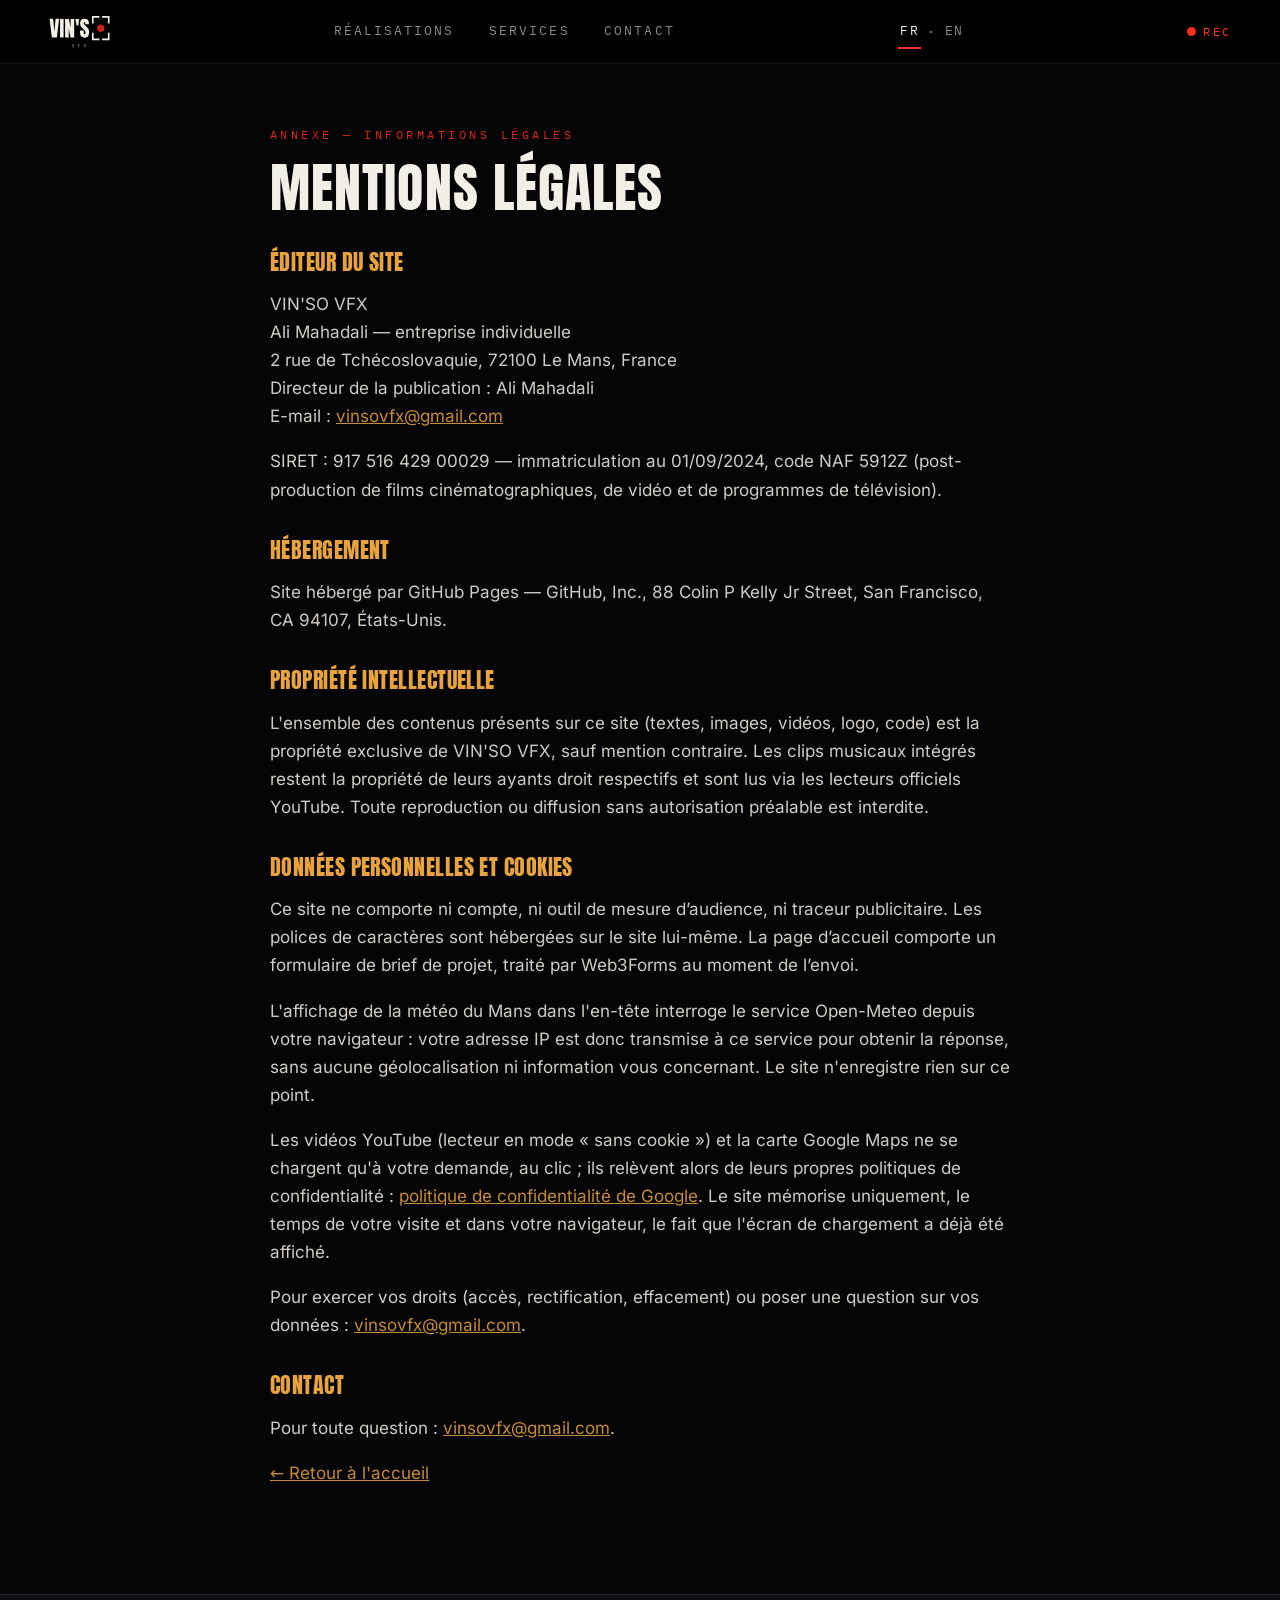
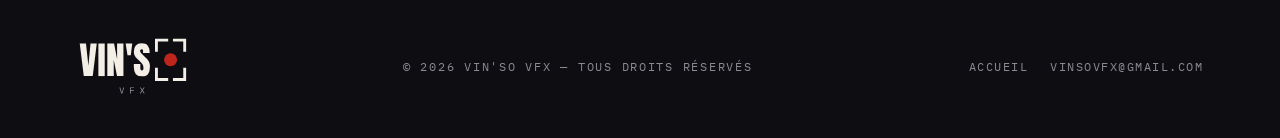
<file: mentions-legales.html>
<!DOCTYPE html>
<html lang="fr">
<head>
  <meta charset="UTF-8">
  <meta name="viewport" content="width=device-width, initial-scale=1.0">
  <title>Mentions légales — VIN'SO VFX</title>
  <meta name="description" content="Mentions légales du site VIN'SO VFX.">
  <meta name="theme-color" content="#0B0B0D">
  <meta name="robots" content="noindex, follow">
  <link rel="canonical" href="https://www.vinsovfx.com/mentions-legales.html">
  <link rel="alternate" hreflang="fr" href="https://www.vinsovfx.com/mentions-legales.html">
  <link rel="alternate" hreflang="en" href="https://www.vinsovfx.com/en/mentions-legales.html">
  <link rel="icon" href="assets/logo.svg?v=3" type="image/svg+xml">
  <link rel="preload" href="assets/fonts/anton-latin-400-normal.woff2" as="font" type="font/woff2" crossorigin>
  <link rel="preload" href="assets/fonts/inter-latin-400-normal.woff2" as="font" type="font/woff2" crossorigin>
  <link rel="stylesheet" href="css/style.css">
</head>
<body>
  <a class="skip-link" href="#contenu">Aller au contenu</a>
  <header class="site-header">
    <a class="brand" href="index.html" aria-label="VIN'SO VFX — retour à l'accueil">
      <img src="assets/logo.svg?v=3" alt="VIN'SO VFX" width="132" height="36">
    </a>
    <nav class="site-nav" aria-label="Navigation principale">
      <a href="index.html#realisations">Réalisations</a>
      <a href="index.html#services">Services</a>
      <a href="index.html#contact">Contact</a>
    </nav>
    <nav class="lang-switch" aria-label="Langue">
      <a href="mentions-legales.html" class="is-active" aria-current="true" onclick="try{localStorage.setItem('vinso-lang','fr')}catch(e){}">FR</a><span aria-hidden="true">·</span><a href="en/mentions-legales.html" hreflang="en" onclick="try{localStorage.setItem('vinso-lang','en')}catch(e){}">EN</a>
    </nav>
    <div class="header-meta">
      <span class="rec" aria-hidden="true"><span class="rec-dot"></span>REC</span>
    </div>
  </header>

  <main id="contenu">
    <article class="legal">
      <p class="section-kicker">ANNEXE — INFORMATIONS LÉGALES</p>
      <h1>Mentions légales</h1>

      <h2>Éditeur du site</h2>
      <p>VIN'SO VFX<br>Ali Mahadali — entreprise individuelle<br>2 rue de Tchécoslovaquie, 72100 Le Mans, France<br>Directeur de la publication : Ali Mahadali<br>E-mail : <a href="mailto:vinsovfx@gmail.com">vinsovfx@gmail.com</a></p>
      <p>SIRET : 917 516 429 00029 — immatriculation au 01/09/2024, code NAF 5912Z (post-production de films cinématographiques, de vidéo et de programmes de télévision).</p>

      <h2>Hébergement</h2>
      <p>Site hébergé par GitHub Pages — GitHub, Inc., 88 Colin P Kelly Jr Street, San Francisco, CA 94107, États-Unis.</p>

      <h2>Propriété intellectuelle</h2>
      <p>L'ensemble des contenus présents sur ce site (textes, images, vidéos, logo, code) est la propriété exclusive de VIN'SO VFX, sauf mention contraire. Les clips musicaux intégrés restent la propriété de leurs ayants droit respectifs et sont lus via les lecteurs officiels YouTube. Toute reproduction ou diffusion sans autorisation préalable est interdite.</p>

      <h2>Données personnelles et cookies</h2>
      <p>Ce site ne comporte ni compte, ni outil de mesure d’audience, ni traceur publicitaire. Les polices de caractères sont hébergées sur le site lui-même. La page d’accueil comporte un formulaire de brief de projet, traité par Web3Forms au moment de l’envoi.</p>
      <p>L'affichage de la météo du Mans dans l'en-tête interroge le service Open-Meteo depuis votre navigateur : votre adresse IP est donc transmise à ce service pour obtenir la réponse, sans aucune géolocalisation ni information vous concernant. Le site n'enregistre rien sur ce point.</p>
      <p>Les vidéos YouTube (lecteur en mode « sans cookie ») et la carte Google Maps ne se chargent qu'à votre demande, au clic ; ils relèvent alors de leurs propres politiques de confidentialité : <a href="https://policies.google.com/privacy" target="_blank" rel="noopener">politique de confidentialité de Google</a>. Le site mémorise uniquement, le temps de votre visite et dans votre navigateur, le fait que l'écran de chargement a déjà été affiché.</p>
      <p>Pour exercer vos droits (accès, rectification, effacement) ou poser une question sur vos données : <a href="mailto:vinsovfx@gmail.com">vinsovfx@gmail.com</a>.</p>

      <h2>Contact</h2>
      <p>Pour toute question : <a href="mailto:vinsovfx@gmail.com">vinsovfx@gmail.com</a>.</p>

      <p><a href="index.html">← Retour à l'accueil</a></p>
    </article>
  </main>

  <footer class="site-footer">
    <div class="footer-inner">
      <img src="assets/logo.svg?v=3" alt="VIN'SO VFX" width="110" height="30" loading="lazy">
      <p class="mono footer-line">© 2026 VIN'SO VFX — TOUS DROITS RÉSERVÉS</p>
      <nav class="footer-nav" aria-label="Liens de pied de page">
        <a href="index.html">Accueil</a>
        <a href="mailto:vinsovfx@gmail.com">vinsovfx@gmail.com</a>
      </nav>
    </div>
  </footer>
</body>
</html>
</file>
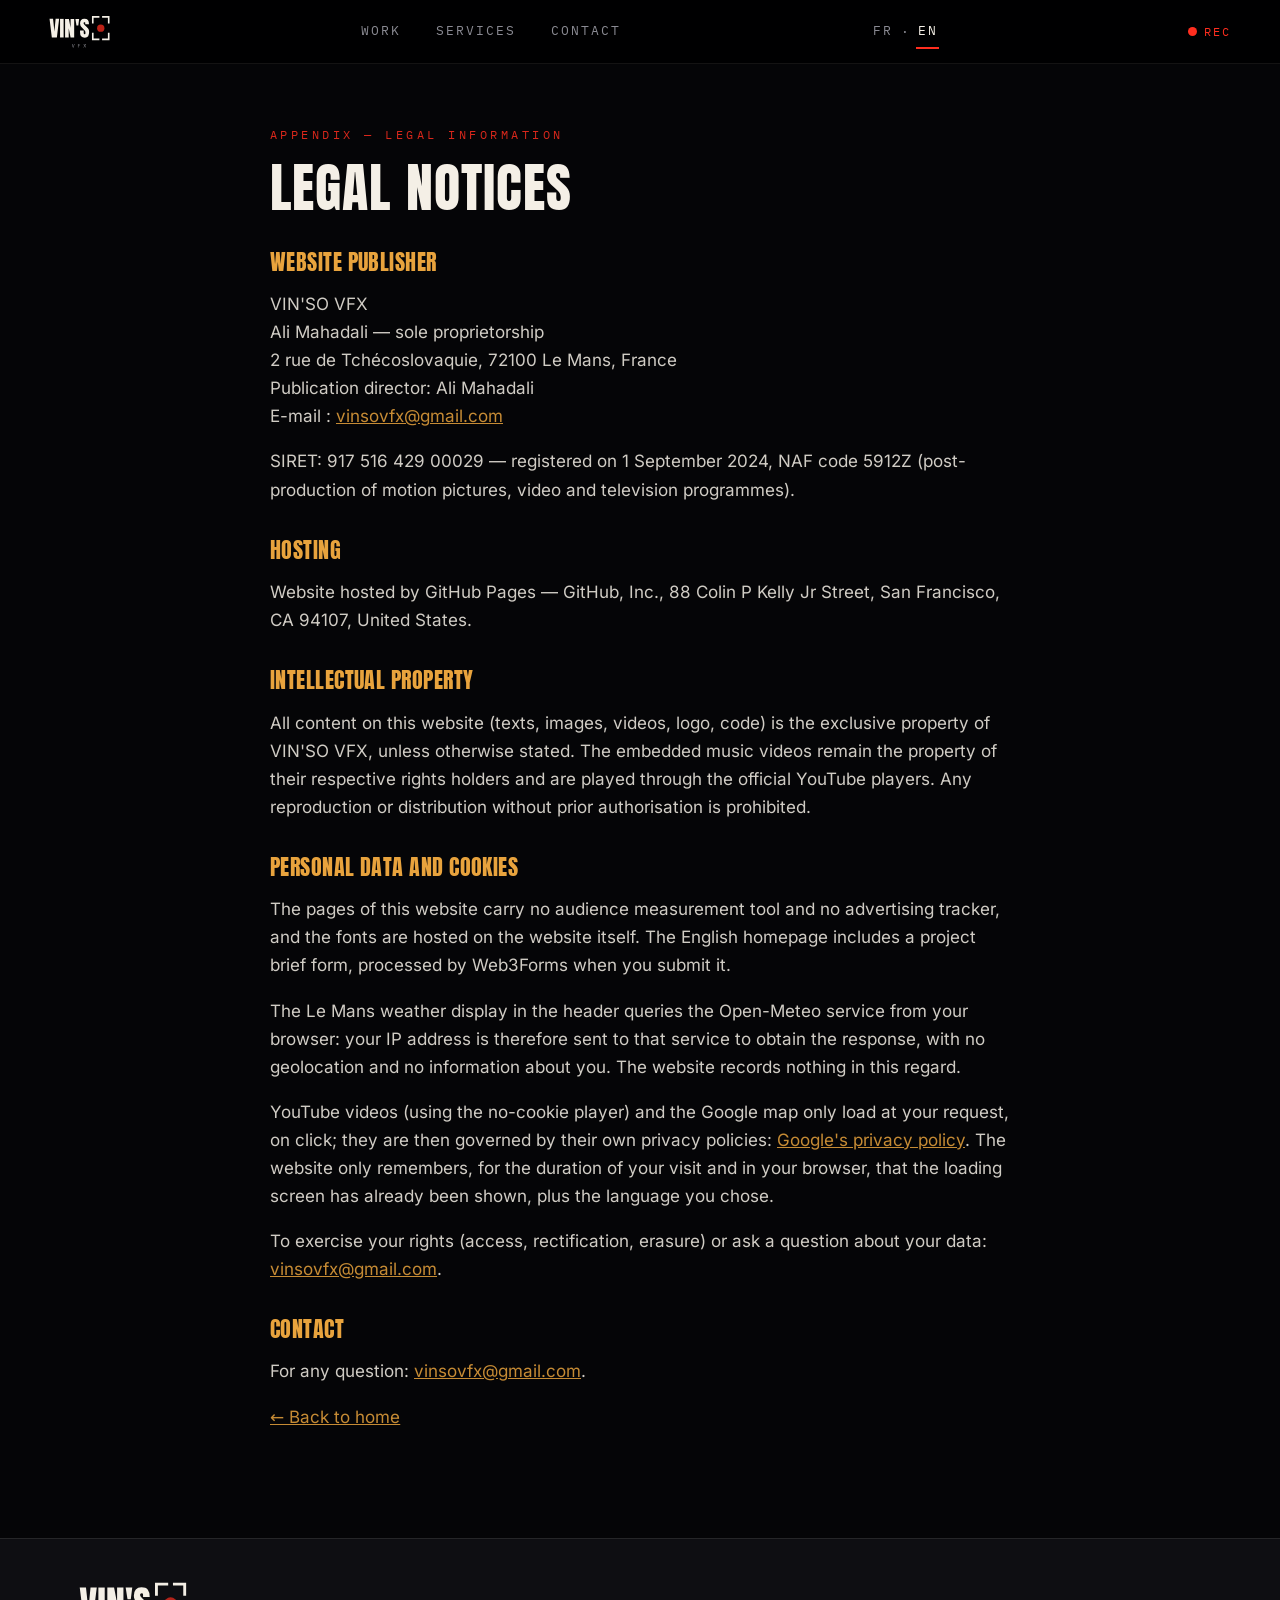
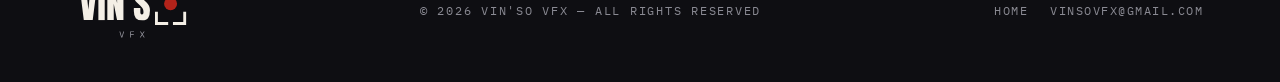
<file: en/mentions-legales.html>
<!DOCTYPE html>
<html lang="en">
<head>
  <meta charset="UTF-8">
  <meta name="viewport" content="width=device-width, initial-scale=1.0">
  <title>Legal notices — VIN'SO VFX</title>
  <meta name="description" content="Legal notices of the VIN'SO VFX website.">
  <meta name="theme-color" content="#0B0B0D">
  <meta name="robots" content="noindex, follow">
  <link rel="canonical" href="https://www.vinsovfx.com/en/mentions-legales.html">
  <link rel="alternate" hreflang="fr" href="https://www.vinsovfx.com/mentions-legales.html">
  <link rel="alternate" hreflang="en" href="https://www.vinsovfx.com/en/mentions-legales.html">
  <link rel="icon" href="../assets/logo.svg?v=3" type="image/svg+xml">
  <link rel="preload" href="../assets/fonts/anton-latin-400-normal.woff2" as="font" type="font/woff2" crossorigin>
  <link rel="preload" href="../assets/fonts/inter-latin-400-normal.woff2" as="font" type="font/woff2" crossorigin>
  <link rel="stylesheet" href="../css/style.css">
</head>
<body>
  <a class="skip-link" href="#contenu">Skip to content</a>
  <header class="site-header">
    <a class="brand" href="index.html" aria-label="VIN'SO VFX — back to home">
      <img src="../assets/logo.svg?v=3" alt="VIN'SO VFX" width="132" height="36">
    </a>
    <nav class="site-nav" aria-label="Main navigation">
      <a href="index.html#realisations">Work</a>
      <a href="index.html#services">Services</a>
      <a href="index.html#contact">Contact</a>
    </nav>
    <nav class="lang-switch" aria-label="Language">
      <a href="../mentions-legales.html" hreflang="fr" onclick="try{localStorage.setItem('vinso-lang','fr')}catch(e){}">FR</a><span aria-hidden="true">·</span><a href="./mentions-legales.html" class="is-active" aria-current="true">EN</a>
    </nav>
    <div class="header-meta">
      <span class="rec" aria-hidden="true"><span class="rec-dot"></span>REC</span>
    </div>
  </header>

  <main id="contenu">
    <article class="legal">
      <p class="section-kicker">APPENDIX — LEGAL INFORMATION</p>
      <h1>Legal notices</h1>

      <h2>Website publisher</h2>
      <p>VIN'SO VFX<br>Ali Mahadali — sole proprietorship<br>2 rue de Tchécoslovaquie, 72100 Le Mans, France<br>Publication director: Ali Mahadali<br>E-mail : <a href="mailto:vinsovfx@gmail.com">vinsovfx@gmail.com</a></p>
      <p>SIRET: 917 516 429 00029 — registered on 1 September 2024, NAF code 5912Z (post-production of motion pictures, video and television programmes).</p>

      <h2>Hosting</h2>
      <p>Website hosted by GitHub Pages — GitHub, Inc., 88 Colin P Kelly Jr Street, San Francisco, CA 94107, United States.</p>

      <h2>Intellectual property</h2>
      <p>All content on this website (texts, images, videos, logo, code) is the exclusive property of VIN'SO VFX, unless otherwise stated. The embedded music videos remain the property of their respective rights holders and are played through the official YouTube players. Any reproduction or distribution without prior authorisation is prohibited.</p>

      <h2>Personal data and cookies</h2>
      <p>The pages of this website carry no audience measurement tool and no advertising tracker, and the fonts are hosted on the website itself. The English homepage includes a project brief form, processed by Web3Forms when you submit it.</p>
      <p>The Le Mans weather display in the header queries the Open-Meteo service from your browser: your IP address is therefore sent to that service to obtain the response, with no geolocation and no information about you. The website records nothing in this regard.</p>
      <p>YouTube videos (using the no-cookie player) and the Google map only load at your request, on click; they are then governed by their own privacy policies: <a href="https://policies.google.com/privacy" target="_blank" rel="noopener">Google's privacy policy</a>. The website only remembers, for the duration of your visit and in your browser, that the loading screen has already been shown, plus the language you chose.</p>
      <p>To exercise your rights (access, rectification, erasure) or ask a question about your data: <a href="mailto:vinsovfx@gmail.com">vinsovfx@gmail.com</a>.</p>

      <h2>Contact</h2>
      <p>For any question: <a href="mailto:vinsovfx@gmail.com">vinsovfx@gmail.com</a>.</p>

      <p><a href="index.html">← Back to home</a></p>
    </article>
  </main>

  <footer class="site-footer">
    <div class="footer-inner">
      <img src="../assets/logo.svg?v=3" alt="VIN'SO VFX" width="110" height="30" loading="lazy">
      <p class="mono footer-line">© 2026 VIN'SO VFX — ALL RIGHTS RESERVED</p>
      <nav class="footer-nav" aria-label="Liens de pied de page">
        <a href="index.html">Home</a>
        <a href="mailto:vinsovfx@gmail.com">vinsovfx@gmail.com</a>
      </nav>
    </div>
  </footer>
</body>
</html>
</file>
<file: css/style.css>
/* VIN'SO VFX — « la station de post-production » */
/* Polices auto-hébergées (RGPD : aucune requête vers Google Fonts) */
@font-face { font-family: 'Anton'; font-style: normal; font-weight: 400; font-display: swap; src: url('../assets/fonts/anton-latin-400-normal.woff2') format('woff2'); }
@font-face { font-family: 'Inter'; font-style: normal; font-weight: 400; font-display: swap; src: url('../assets/fonts/inter-latin-400-normal.woff2') format('woff2'); }
@font-face { font-family: 'Inter'; font-style: normal; font-weight: 500; font-display: swap; src: url('../assets/fonts/inter-latin-500-normal.woff2') format('woff2'); }
@font-face { font-family: 'Inter'; font-style: normal; font-weight: 600; font-display: swap; src: url('../assets/fonts/inter-latin-600-normal.woff2') format('woff2'); }
@font-face { font-family: 'IBM Plex Mono'; font-style: normal; font-weight: 400; font-display: swap; src: url('../assets/fonts/ibm-plex-mono-latin-400-normal.woff2') format('woff2'); }
@font-face { font-family: 'IBM Plex Mono'; font-style: normal; font-weight: 500; font-display: swap; src: url('../assets/fonts/ibm-plex-mono-latin-500-normal.woff2') format('woff2'); }
@font-face { font-family: 'IBM Plex Mono'; font-style: normal; font-weight: 600; font-display: swap; src: url('../assets/fonts/ibm-plex-mono-latin-600-normal.woff2') format('woff2'); }

:root {
  --noir: #050507;      /* Fond principal : noir cinéma très profond */
  --noir-2: #0E0E12;    /* Cartes services, bandeau, boîtes : gris carbone */
  --noir-3: #18181F;    /* Survols, éléments actifs et barre preloader */
  --pellicule: #F4EFE6;
  --rec: #FF2E1F;
  --ambre: #E8A33D;
  --clap: #8A8A93;
  --font-display: 'Anton', Impact, 'Arial Narrow', sans-serif;
  --font-mono: 'IBM Plex Mono', 'Courier New', monospace;
  --font-text: 'Inter', system-ui, -apple-system, sans-serif;
  --ink-dim: #b9b9c0;
  --radius: 10px;
  --header-h: 64px;
}

*, *::before, *::after { box-sizing: border-box; }

html { scroll-behavior: smooth; }
@media (prefers-reduced-motion: reduce) {
  html { scroll-behavior: auto; }
  *, *::before, *::after { animation-duration: 0.01ms !important; animation-iteration-count: 1 !important; transition-duration: 0.01ms !important; }
}

body {
  margin: 0;
  background: var(--noir);
  color: var(--pellicule);
  font-family: var(--font-text);
  font-size: 1.0625rem;
  line-height: 1.65;
  -webkit-font-smoothing: antialiased;
  overflow-x: hidden;
}

img { max-width: 100%; height: auto; display: block; }

h1, h2, h3 { font-family: var(--font-display); font-weight: 400; letter-spacing: 0.02em; line-height: 1.05; margin: 0 0 0.6em; text-transform: uppercase; }
h2 { font-size: clamp(2.4rem, 6vw, 4.5rem); }
h3 { font-size: 1.35rem; }

a { color: var(--pellicule); }
a:hover { color: var(--ambre); }

:focus-visible { outline: 2px solid var(--ambre); outline-offset: 3px; border-radius: 2px; }

.mono { font-family: var(--font-mono); font-size: 0.78rem; letter-spacing: 0.14em; text-transform: uppercase; color: var(--clap); }

.skip-link {
  position: fixed; top: -100px; left: 16px; z-index: 200;
  background: var(--rec); color: #fff; padding: 10px 16px; border-radius: 6px;
  font-family: var(--font-mono); font-size: 0.85rem; text-decoration: none;
  transition: top 0.2s;
}
.skip-link:focus { top: 12px; color: #fff; }

/* ---------- Préloader ---------- */
#preloader {
  position: fixed; inset: 0; z-index: 100;
  background: var(--noir);
  display: flex; align-items: center; justify-content: center;
  transition: opacity 0.5s ease, visibility 0.5s;
}
#preloader.done { opacity: 0; visibility: hidden; pointer-events: none; }
.preloader-inner { width: min(420px, 84vw); text-align: center; }
.preloader-logo { font-family: var(--font-display); font-size: 2rem; letter-spacing: 0.08em; margin-bottom: 12px; display: flex; align-items: center; justify-content: center; gap: 10px; }
.preloader-disciplines { font-family: var(--font-mono); font-size: 0.8rem; letter-spacing: 0.3em; color: var(--ambre); min-height: 1.4em; margin-bottom: 18px; }
.preloader-bar { height: 6px; background: var(--noir-3); border-radius: 3px; overflow: hidden; }
.preloader-fill { height: 100%; width: 0%; background: linear-gradient(90deg, var(--rec), var(--ambre)); border-radius: 3px; }
.preloader-meta { display: flex; justify-content: space-between; margin-top: 10px; font-family: var(--font-mono); font-size: 0.75rem; letter-spacing: 0.2em; color: var(--clap); }

.rec-dot { width: 12px; height: 12px; border-radius: 50%; background: var(--rec); display: inline-block; animation: blink 1.2s infinite; flex: none; }
@keyframes blink { 0%, 100% { opacity: 1; } 50% { opacity: 0.25; } }

/* ---------- En-tête ---------- */
.site-header {
  position: fixed; top: 0; left: 0; right: 0; z-index: 50;
  height: var(--header-h);
  display: flex; align-items: center; justify-content: space-between;
  padding: 0 clamp(16px, 4vw, 48px);
  background: rgba(0, 0, 0, 0.82);
  border-bottom: 1px solid rgba(244, 239, 230, 0.08);
}
/* Le flou est porté par un pseudo-élément : appliqué directement sur
   .site-header, le backdrop-filter ferait du header le référent de
   positionnement de ses descendants « fixed » (menu mobile), qui ne
   s'afficherait alors plus en plein écran. */
.site-header::before {
  content: ""; position: absolute; top: 0; right: 0; bottom: 0; left: 0; z-index: -1;
  -webkit-backdrop-filter: blur(12px); backdrop-filter: blur(12px);
}
.brand img { height: 36px; width: auto; }
.site-nav { display: flex; gap: clamp(12px, 2.4vw, 32px); }
.site-nav a { text-decoration: none; font-family: var(--font-mono); font-size: 0.8rem; letter-spacing: 0.16em; text-transform: uppercase; color: var(--clap); padding: 6px 2px; border-bottom: 2px solid transparent; }
.site-nav a:hover, .site-nav a.is-active { color: var(--pellicule); border-bottom-color: var(--rec); }
.lang-switch { display: flex; align-items: center; gap: 6px; font-family: var(--font-mono); font-size: 0.8rem; letter-spacing: 0.12em; color: var(--clap); }
.lang-switch a { text-decoration: none; color: var(--clap); padding: 6px 2px; border-bottom: 2px solid transparent; }
.lang-switch a:hover { color: var(--pellicule); }
.lang-switch a.is-active { color: var(--pellicule); border-bottom-color: var(--rec); }
.header-meta { display: flex; align-items: center; gap: 14px; }
.rec { display: flex; align-items: center; gap: 7px; font-family: var(--font-mono); font-size: 0.78rem; letter-spacing: 0.2em; color: var(--rec); }
.rec .rec-dot { width: 9px; height: 9px; }
.local-time { font-family: var(--font-mono); font-size: 0.82rem; letter-spacing: 0.1em; color: var(--ambre); font-variant-numeric: tabular-nums; }
.timecode { font-family: var(--font-mono); font-size: 0.82rem; letter-spacing: 0.1em; color: var(--ambre); font-variant-numeric: tabular-nums; }
.local-weather { font-family: var(--font-mono); font-size: 0.82rem; letter-spacing: 0.04em; color: var(--clap); white-space: nowrap; }
.local-weather:empty { display: none; }

/* ---------- Hero ---------- */
.hero { position: relative; min-height: 100svh; display: flex; align-items: center; overflow: hidden; }
.hero-stage { position: absolute; inset: 0; }
#hero-canvas { position: absolute; inset: 0; width: 100%; height: 100%; display: block; }
.hero-fallback {
  position: absolute; inset: 0; display: none;
  background: url('../assets/img/hero-red-camera-strip.jpg') center 30% / cover no-repeat, var(--noir);
}
.hero-fallback::after { content: ''; position: absolute; inset: 0; background: linear-gradient(180deg, rgba(0,0,0,0.55), rgba(0,0,0,0.35) 40%, rgba(0,0,0,0.88)); }
.hero.no-webgl #hero-canvas { display: none; }
.hero.no-webgl .hero-fallback { display: block; }
.hero-grain {
  position: absolute; inset: -50%; pointer-events: none; opacity: 0.07;
  background-image: url("data:image/svg+xml,%3Csvg xmlns='http://www.w3.org/2000/svg' width='240' height='240'%3E%3Cfilter id='n'%3E%3CfeTurbulence type='fractalNoise' baseFrequency='0.9' numOctaves='2'/%3E%3C/filter%3E%3Crect width='240' height='240' filter='url(%23n)'/%3E%3C/svg%3E");
  animation: grain 0.9s steps(4) infinite;
}
@keyframes grain {
  0% { transform: translate(0, 0); } 25% { transform: translate(-2%, 3%); }
  50% { transform: translate(3%, -2%); } 75% { transform: translate(-3%, -3%); } 100% { transform: translate(0, 0); }
}
.viewfinder { position: absolute; inset: clamp(14px, 3vw, 36px); pointer-events: none; }
.vf-corner { position: absolute; width: 34px; height: 34px; border: 2px solid rgba(244, 239, 230, 0.55); }
.vf-corner.tl { top: 0; left: 0; border-right: 0; border-bottom: 0; }
.vf-corner.tr { top: 0; right: 0; border-left: 0; border-bottom: 0; }
.vf-corner.bl { bottom: 0; left: 0; border-right: 0; border-top: 0; }
.vf-corner.br { bottom: 0; right: 0; border-left: 0; border-top: 0; }

.hero-content { position: relative; z-index: 2; padding: calc(var(--header-h) + 40px) clamp(20px, 6vw, 90px) 80px; max-width: 1100px; }
.hero-kicker { display: flex; align-items: center; gap: 10px; font-family: var(--font-mono); font-size: 0.8rem; letter-spacing: 0.28em; color: var(--ambre); margin: 0 0 22px; }
.hero-title { font-size: clamp(2.8rem, 8.5vw, 6.8rem); margin: 0 0 20px; text-shadow: 0 4px 30px rgba(0,0,0,0.7); }
.hero-title-accent { color: transparent; -webkit-text-stroke: 2px var(--pellicule); }
.hero-sub { font-size: clamp(1.05rem, 2.2vw, 1.35rem); color: var(--pellicule); opacity: 0.92; margin: 0 0 34px; max-width: 34em; }
.hero-cta { display: flex; flex-wrap: wrap; gap: 14px; }
.hero-meta { display: flex; align-items: center; gap: 22px; margin-top: 44px; font-family: var(--font-mono); font-size: 0.8rem; letter-spacing: 0.18em; color: var(--clap); }
.hero-meta .timecode { font-size: 1rem; }

.btn { display: inline-block; padding: 14px 28px; border-radius: 4px; text-decoration: none; font-family: var(--font-mono); font-size: 0.85rem; letter-spacing: 0.14em; text-transform: uppercase; transition: transform 0.15s, background 0.2s, color 0.2s; cursor: pointer; border: 1px solid transparent; }
.btn-primary { background: var(--rec); color: #fff; }
.btn-primary:hover { background: #d92618; color: #fff; transform: translateY(-2px); }
.btn-ghost { border-color: rgba(244, 239, 230, 0.4); color: var(--pellicule); background: rgba(0,0,0,0.35); backdrop-filter: blur(4px); }
.btn-ghost:hover { border-color: var(--ambre); color: var(--ambre); }

.scroll-hint { position: absolute; bottom: 26px; left: 50%; transform: translateX(-50%); z-index: 2; display: flex; flex-direction: column; align-items: center; gap: 8px; font-family: var(--font-mono); font-size: 0.7rem; letter-spacing: 0.3em; color: var(--clap); text-decoration: none; }
.scroll-hint span { width: 22px; height: 36px; border: 2px solid var(--clap); border-radius: 12px; position: relative; }
.scroll-hint span::after { content: ''; position: absolute; top: 6px; left: 50%; width: 4px; height: 8px; margin-left: -2px; border-radius: 2px; background: var(--ambre); animation: wheel 1.6s infinite; }
@keyframes wheel { 0% { transform: translateY(0); opacity: 1; } 70% { transform: translateY(12px); opacity: 0; } 100% { opacity: 0; } }

/* ---------- Marquee ---------- */
.marquee { overflow: hidden; border-top: 1px solid rgba(244,239,230,0.1); border-bottom: 1px solid rgba(244,239,230,0.1); background: var(--noir-2); padding: 16px 0; }
.marquee-track { display: inline-flex; gap: 26px; white-space: nowrap; font-family: var(--font-display); font-size: 1.4rem; letter-spacing: 0.06em; color: var(--pellicule); animation: marquee 28s linear infinite; will-change: transform; }
.marquee-track i { color: var(--rec); font-style: normal; }
@keyframes marquee { from { transform: translateX(0); } to { transform: translateX(-50%); } }

/* ---------- Sections ---------- */
.section { padding: clamp(72px, 10vw, 130px) clamp(20px, 6vw, 90px); max-width: 1460px; margin: 0 auto; }
.section-head { max-width: 820px; margin-bottom: 48px; }
.section-kicker { font-family: var(--font-mono); font-size: 0.78rem; letter-spacing: 0.28em; color: var(--rec); margin: 0 0 14px; }
.section-intro { color: var(--pellicule); opacity: 0.75; font-size: 1.1rem; max-width: 56em; margin: 0; }

.reveal { opacity: 0; transform: translateY(28px); transition: opacity 0.7s ease, transform 0.7s ease; }
.reveal.is-visible { opacity: 1; transform: none; }

/* ---------- Réalisations ---------- */
.works-toolbar { display: flex; justify-content: space-between; align-items: center; gap: 16px; flex-wrap: wrap; margin-bottom: 10px; }
.filters { display: flex; gap: 8px; flex-wrap: wrap; }
.filter-btn, .view-btn { background: var(--noir-2); color: var(--clap); border: 1px solid rgba(244,239,230,0.14); border-radius: 999px; padding: 10px 20px; font-family: var(--font-mono); font-size: 0.78rem; letter-spacing: 0.12em; text-transform: uppercase; cursor: pointer; transition: all 0.2s; }
.filter-btn:hover, .view-btn:hover { color: var(--pellicule); border-color: var(--ambre); }
.filter-btn.is-active { background: var(--rec); border-color: var(--rec); color: #fff; }
.view-toggle { display: flex; gap: 8px; }
.view-btn { border-radius: 8px; padding: 10px 14px; font-size: 1rem; }
.view-btn.is-active { background: var(--noir-3); color: var(--ambre); border-color: var(--ambre); }
.works-count { margin: 6px 0 26px; }

.works-grid { display: grid; grid-template-columns: repeat(auto-fill, minmax(300px, 1fr)); gap: 26px; }
.work { background: var(--noir-2); border: 1px solid rgba(244,239,230,0.08); border-radius: var(--radius); overflow: hidden; transition: transform 0.25s, border-color 0.25s, opacity 0.3s; }
.work:hover { transform: translateY(-5px); border-color: rgba(232, 163, 61, 0.5); }
/* Grille portfolio : images brutes, sans carte ni icône */
.works-grid .work { background: none; border: 0; border-radius: 0; overflow: visible; }
.works-grid .work:hover { transform: none; }
.works-grid .work-info { padding: 14px 2px 0; }
.works-grid .work-zoom { opacity: 0; }
.works-grid .work-media:hover .work-zoom, .works-grid .work-media:focus-visible .work-zoom { opacity: 1; }
@media (hover: none) { .works-grid .work-zoom { display: none; } }
/* Cartes vidéo animées : pas de texte visible dessous (reste accessible) */
/* Titres visibles aussi sous les vidéos locales (cohérence de la grille) */
.works-grid .work[data-type="local-video"] .work-info { position: static; width: auto; height: auto; margin: 0; padding: 14px 2px 0; overflow: visible; clip: auto; white-space: normal; border: 0; }
.work.is-hidden { display: none; }
.work-media { position: relative; display: block; width: 100%; padding: 0; border: 0; background: #000; cursor: pointer; overflow: hidden; }
/* Cartes vidéo en lecture directe : pas de bouton, contrôles natifs du lecteur */
.work-media--direct { cursor: default; }
.work:hover .work-media--direct video { transform: none; }
.work-media iframe { width: 100%; aspect-ratio: 16 / 9; display: block; border: 0; background: #000; }
.work-media img, .work-media video { width: 100%; height: auto; display: block; transition: transform 0.4s ease; }
.work:hover .work-media img, .work:hover .work-media video { transform: scale(1.05); }
.work-play, .work-zoom { position: absolute; inset: 0; margin: auto; width: 64px; height: 64px; border-radius: 50%; background: rgba(0,0,0,0.72); border: 1px solid rgba(244,239,230,0.5); color: var(--pellicule); display: flex; align-items: center; justify-content: center; font-size: 1.3rem; backdrop-filter: blur(2px); }
.work-play { color: var(--rec); }
.work-info { padding: 18px 20px 20px; }
.work-info h3 { font-size: 1.15rem; margin: 0 0 6px; }
.work-meta { margin: 0; }

/* Vue liste */
.works-list { display: flex; flex-direction: column; gap: 0; border-top: 1px solid rgba(244,239,230,0.1); }
.works-list .work { display: grid; grid-template-columns: 220px 1fr auto; gap: 24px; align-items: center; background: transparent; border: 0; border-bottom: 1px solid rgba(244,239,230,0.1); border-radius: 0; padding: 18px 8px; }
.works-list .work:hover { transform: none; background: var(--noir-2); }
.works-list .work-media { aspect-ratio: 16 / 9; border-radius: 6px; }
.works-list .work-media img, .works-list .work-media video { height: 100%; object-fit: cover; }
.works-list .work-play, .works-list .work-zoom { width: 48px; height: 48px; font-size: 1rem; }
.works-list .work-info { padding: 0; }
.works-list .work::after { content: '→'; font-size: 1.6rem; color: var(--rec); padding-right: 12px; }

/* ---------- Services ---------- */
.services-grid { display: grid; grid-template-columns: repeat(auto-fit, minmax(300px, 1fr)); gap: 26px; margin-bottom: 40px; }
.service-card { background: var(--noir-2); border: 1px solid rgba(244,239,230,0.08); border-radius: var(--radius); overflow: hidden; display: flex; flex-direction: column; }
.service-media { aspect-ratio: 16 / 9; overflow: hidden; background: #000; }
.service-media img { width: 100%; height: 100%; object-fit: cover; }
.service-card > *:not(.service-media) { margin-left: 26px; margin-right: 26px; }
.service-tag { color: var(--rec); margin: 22px 0 10px; }
.service-card h3 { font-size: 1.3rem; }
.service-card p { color: var(--pellicule); opacity: 0.82; font-size: 0.98rem; }
.service-list { list-style: none; padding: 0; margin: 6px 0 28px; display: flex; flex-direction: column; gap: 10px; }
.service-list li { position: relative; padding-left: 22px; font-size: 0.95rem; opacity: 0.85; }
.service-list li::before { content: '▸'; position: absolute; left: 0; color: var(--ambre); }
.service-formulas { margin: 6px 0 28px; display: flex; flex-direction: column; gap: 10px; }
.service-formulas details { border: 1px solid rgba(244,239,230,0.12); border-radius: 8px; padding: 12px 16px; background: var(--noir); }
.service-formulas summary { cursor: pointer; font-size: 0.95rem; list-style: none; }
.service-formulas summary::-webkit-details-marker { display: none; }
.service-formulas summary::before { content: '▸ '; color: var(--rec); }
.service-formulas details[open] summary::before { content: '▾ '; }
.service-formulas ul { margin: 12px 0 4px; padding-left: 18px; font-size: 0.92rem; opacity: 0.85; display: flex; flex-direction: column; gap: 8px; }

.devis-box { border: 1px dashed rgba(232,163,61,0.55); border-radius: var(--radius); padding: clamp(24px, 4vw, 44px); background: linear-gradient(180deg, rgba(232,163,61,0.06), transparent); display: flex; flex-direction: column; gap: 16px; align-items: flex-start; }
.devis-tag { color: var(--ambre); margin: 0; }
.devis-box p:not(.devis-tag) { margin: 0; max-width: 60em; }

/* ---------- Processus ---------- */
.process-list { list-style: none; margin: 0; padding: 0; display: grid; grid-template-columns: repeat(auto-fit, minmax(220px, 1fr)); gap: 26px; counter-reset: step; }
.process-list li { border-top: 2px solid var(--rec); padding-top: 20px; }
.process-step { color: var(--ambre); font-size: 0.9rem; }
.process-list h3 { font-size: 1.2rem; margin: 10px 0 8px; }
.process-list p { margin: 0; color: var(--pellicule); opacity: 0.78; font-size: 0.97rem; }

/* ---------- Manifeste ---------- */
.section-manifeste { text-align: center; }
.section-manifeste .section-kicker { margin-bottom: 18px; }
.section-manifeste .section-title { max-width: 16em; margin-left: auto; margin-right: auto; }
.manifeste-body { max-width: 680px; margin: 26px auto 40px; font-size: 1.12rem; }
.manifeste-body p { opacity: 0.85; }
.manifeste-facts { display: flex; justify-content: center; gap: clamp(24px, 6vw, 80px); flex-wrap: wrap; margin: 0; padding: 30px 0 0; border-top: 1px solid rgba(244,239,230,0.1); }
.manifeste-facts div { text-align: left; }
.manifeste-facts dt { color: var(--rec); margin-bottom: 6px; }
.manifeste-facts dd { margin: 0; font-weight: 600; }

/* ---------- Contact ---------- */
.section-contact { max-width: 1460px; }
.contact-grid { display: grid; grid-template-columns: 1.1fr 1fr; gap: clamp(24px, 4vw, 60px); align-items: start; }
.email-copy { display: block; width: 100%; text-align: left; background: var(--noir-2); border: 1px solid rgba(244,239,230,0.14); border-radius: var(--radius); padding: 28px; cursor: pointer; color: var(--pellicule); transition: border-color 0.2s, transform 0.15s; font-family: inherit; }
.email-copy:hover { border-color: var(--ambre); transform: translateY(-2px); }
.email-label { display: block; margin-bottom: 10px; color: var(--ambre); }
.email-address { font-family: var(--font-display); font-size: clamp(1.5rem, 3.6vw, 2.6rem); letter-spacing: 0.03em; word-break: break-all; }
.email-hint { min-height: 1.6em; margin: 10px 0 0; color: var(--ambre); }
.contact-links { display: flex; gap: 14px; flex-wrap: wrap; margin-top: 22px; }
.contact-map iframe { width: 100%; height: 380px; border: 0; border-radius: var(--radius); filter: grayscale(1) invert(0.92) contrast(0.9); }
.map-caption { margin-top: 10px; text-align: right; }

/* ---------- Footer ---------- */
.site-footer { border-top: 1px solid rgba(244,239,230,0.1); padding: 40px clamp(20px, 6vw, 90px); background: var(--noir-2); }
.footer-inner { max-width: 1460px; margin: 0 auto; display: flex; align-items: center; justify-content: space-between; gap: 20px; flex-wrap: wrap; }
.footer-line { margin: 0; }
.footer-nav { display: flex; gap: 22px; }
.footer-nav a { font-family: var(--font-mono); font-size: 0.78rem; letter-spacing: 0.12em; text-transform: uppercase; color: var(--clap); text-decoration: none; }
.footer-nav a:hover { color: var(--ambre); }
.footer-nav a.legal-link { font-size: 0.62rem; opacity: 0.55; }
.footer-nav a.legal-link:hover { opacity: 1; }

/* ---------- Overlays ---------- */
.overlay { position: fixed; inset: 0; z-index: 90; display: flex; align-items: center; justify-content: center; padding: 20px; }
.overlay[hidden] { display: none; }
.overlay-backdrop { position: absolute; inset: 0; background: rgba(0, 0, 0, 0.9); backdrop-filter: blur(6px); }
.overlay-box { position: relative; width: min(960px, 94vw); background: var(--noir-2); border: 1px solid rgba(244,239,230,0.14); border-radius: var(--radius); overflow: hidden; }
.overlay-head { display: flex; align-items: center; justify-content: space-between; padding: 14px 20px; border-bottom: 1px solid rgba(244,239,230,0.1); }
.overlay-title { margin: 0; color: var(--pellicule); }
.overlay-close { background: none; border: 1px solid rgba(244,239,230,0.3); color: var(--pellicule); border-radius: 6px; width: 38px; height: 38px; font-size: 1rem; cursor: pointer; }
.overlay-close:hover { border-color: var(--rec); color: var(--rec); }
.overlay-player { aspect-ratio: 16 / 9; background: #000; }
.overlay-player iframe { width: 100%; height: 100%; border: 0; display: block; }
.overlay-player video { width: 100%; height: 100%; display: block; object-fit: contain; background: #000; }
.overlay-hint { margin: 0; padding: 12px 20px; text-align: center; }
.overlay-box-image { width: min(1100px, 94vw); }
#lightbox-img { width: 100%; max-height: 76vh; object-fit: contain; background: #000; }

/* ---------- Mentions légales ---------- */
.legal { max-width: 860px; margin: 0 auto; padding: calc(var(--header-h) + 60px) clamp(20px, 6vw, 60px) 90px; }
.legal h1 { font-size: clamp(2rem, 5vw, 3.4rem); margin-bottom: 30px; }
.legal h2 { font-size: 1.4rem; margin: 34px 0 10px; color: var(--ambre); }
.legal p, .legal li { opacity: 0.85; }
.legal a { color: var(--ambre); }

/* ---------- Responsive ---------- */
.nav-burger { display: none; background: none; border: 0; cursor: pointer; padding: 10px; margin-right: -10px; z-index: 60; }
.nav-burger span { display: block; width: 26px; height: 2px; background: var(--pellicule); margin: 6px 0; transition: transform .3s ease, opacity .3s ease; }
@media (max-width: 900px) {
  .nav-burger { display: block; }
  /* La nav devient un panneau plein écran */
  .site-nav {
    position: fixed; top: 0; right: 0; bottom: 0; left: 0; z-index: 55;
    display: flex; flex-direction: column; align-items: center; justify-content: center; gap: 6px;
    background: #000;
    opacity: 0; visibility: hidden;
    transition: opacity .3s ease, visibility 0s linear .3s;
  }
  .site-nav a { font-size: 1.9rem; letter-spacing: 0.1em; padding: 14px 20px; border-bottom: 0; }
  body.nav-open .site-nav { opacity: 1; visibility: visible; transition: opacity .3s ease, visibility 0s linear 0s; }
  body.nav-open { overflow: hidden; }
  body.nav-open .nav-burger span:nth-child(1) { transform: translateY(8px) rotate(45deg); }
  body.nav-open .nav-burger span:nth-child(2) { opacity: 0; }
  body.nav-open .nav-burger span:nth-child(3) { transform: translateY(-8px) rotate(-45deg); }
  .contact-grid { grid-template-columns: 1fr; }
  .works-list .work { grid-template-columns: 140px 1fr; }
  .works-list .work::after { display: none; }
  .hero-meta { flex-wrap: wrap; gap: 12px; }
}
@media (max-width: 560px) {
  body { font-size: 1rem; }
  .works-grid { grid-template-columns: 1fr; }
  .works-list .work { grid-template-columns: 1fr; }
  .works-list .work-media { aspect-ratio: 16 / 9; }
  .header-meta { gap: 8px; }
  .local-weather, .local-time { font-size: 0.72rem; }
  .footer-inner { flex-direction: column; align-items: flex-start; }
}

/* ============ SCROLL-VIDÉO — les 4 séquences du « Voyage dans la caméra » ============ */
.sr-only { position: absolute; width: 1px; height: 1px; margin: -1px; padding: 0; overflow: hidden; clip: rect(0 0 0 0); white-space: nowrap; border: 0; }
.scrollvid { position: relative; background: #000000; }
.scrollvid-pin { position: sticky; top: 0; height: 100vh; height: 100svh; overflow: hidden; }
.scrollvid-video { position: absolute; inset: 0; width: 100%; height: 100%; object-fit: cover; display: block; background: #000000; }
.scrollvid-fallback { display: none; position: absolute; inset: 0; background: center / cover no-repeat; }
#anatomie { height: 220vh; }
#entrailles { height: 200vh; }
#capteur { height: 180vh; }
#epilogue { height: 200vh; }
#anatomie .scrollvid-fallback { background-image: url('../assets/img/anatomie-poster.webp'); }
#entrailles .scrollvid-fallback { background-image: url('../assets/img/entrailles-a-poster.webp'); }
#capteur .scrollvid-fallback { background-image: url('../assets/img/capteur-poster.webp'); }
#epilogue .scrollvid-fallback { background-image: url('../assets/img/epilogue-poster.webp'); }

/* Fallback : poster statique si la vidéo ne peut pas être pilotée */
.scrollvid.no-webgl { height: auto !important; }
.scrollvid.no-webgl .scrollvid-pin { position: relative; height: 62vh; height: 62svh; }
.scrollvid.no-webgl .scrollvid-video { display: none; }
.scrollvid.no-webgl .scrollvid-fallback { display: block; }

/* Légende « scan » : le texte s'écrit au passage du scan puis s'efface au scroll */
.scrollvid-caption { position: absolute; inset: 0; z-index: 3; display: flex;
  align-items: center; justify-content: center; pointer-events: none; opacity: 0; }
.caption-inner { position: relative; padding: 0 1.5rem; }
.caption-text { margin: 0; max-width: 22ch; text-align: center; color: #fff;
  font-size: clamp(1.35rem, 1rem + 3.2vw, 2.6rem); font-weight: 650; line-height: 1.25;
  letter-spacing: 0.01em; text-shadow: 0 2px 26px rgba(0,0,0,0.85), 0 0 2px rgba(0,0,0,0.9);
  clip-path: inset(0 0 100% 0); }
.caption-scan { position: absolute; left: 0.5rem; right: 0.5rem; top: 0; height: 2px;
  background: linear-gradient(90deg, transparent, #fff 20%, #fff 80%, transparent);
  box-shadow: 0 0 16px 2px rgba(255,255,255,0.65); opacity: 0; }
.scrollvid.no-webgl .scrollvid-caption { display: none; }

/* Sous-blocs du portfolio (catégories du site original) */
.works-group { margin-top: 2.2rem; }
.works-group:first-of-type { margin-top: 0.4rem; }
.works-sub { font-size: 0.95rem; letter-spacing: 0.14em; text-transform: uppercase; margin: 0 0 1.1rem; color: var(--ink-dim); }
.works-sub strong { color: #fff; font-weight: 700; }
.works-group.is-hidden { display: none; }

/* Carte : chargée seulement au clic (pas de cookies Google avant consentement) */
.map-facade { position: relative; width: 100%; height: 380px; display: flex; flex-direction: column; align-items: center; justify-content: center; gap: 14px; text-align: center; padding: 24px;
  border: 1px solid rgba(244,239,230,0.14); border-radius: var(--radius);
  background: radial-gradient(circle at 30% 20%, rgba(232,163,61,0.10), transparent 60%), linear-gradient(135deg, #0b0b0d, #15151a); }
.map-facade p { margin: 0; max-width: 28em; font-size: 0.92rem; opacity: 0.75; }
.contact-map iframe[hidden] { display: none; }
/* Cible tactile minimale 44px */
.filter-btn, .view-btn, .overlay-close { min-height: 44px; }
.overlay-close { min-width: 44px; }

/* ============ FORMULAIRE DE BRIEF STUDIO ============ */
.studio-form {
  display: flex;
  flex-direction: column;
  gap: 14px;
  margin-top: 22px;
  background: var(--noir-2);
  border: 1px solid rgba(244, 239, 230, 0.14);
  border-radius: var(--radius);
  padding: 28px;
}
.studio-form-row {
  display: grid;
  grid-template-columns: 1fr 1fr;
  gap: 14px;
}
@media (max-width: 560px) {
  .studio-form-row { grid-template-columns: 1fr; }
}
.studio-input, .studio-select, .studio-textarea {
  width: 100%;
  background: var(--noir);
  border: 1px solid rgba(244, 239, 230, 0.16);
  border-radius: 6px;
  padding: 13px 16px;
  color: var(--pellicule);
  font-family: var(--font-text);
  font-size: 0.95rem;
  transition: border-color 0.2s;
}
.studio-input:focus, .studio-select:focus, .studio-textarea:focus {
  outline: none;
  border-color: var(--ambre);
}
.studio-textarea {
  min-height: 110px;
  resize: vertical;
}
</file>
